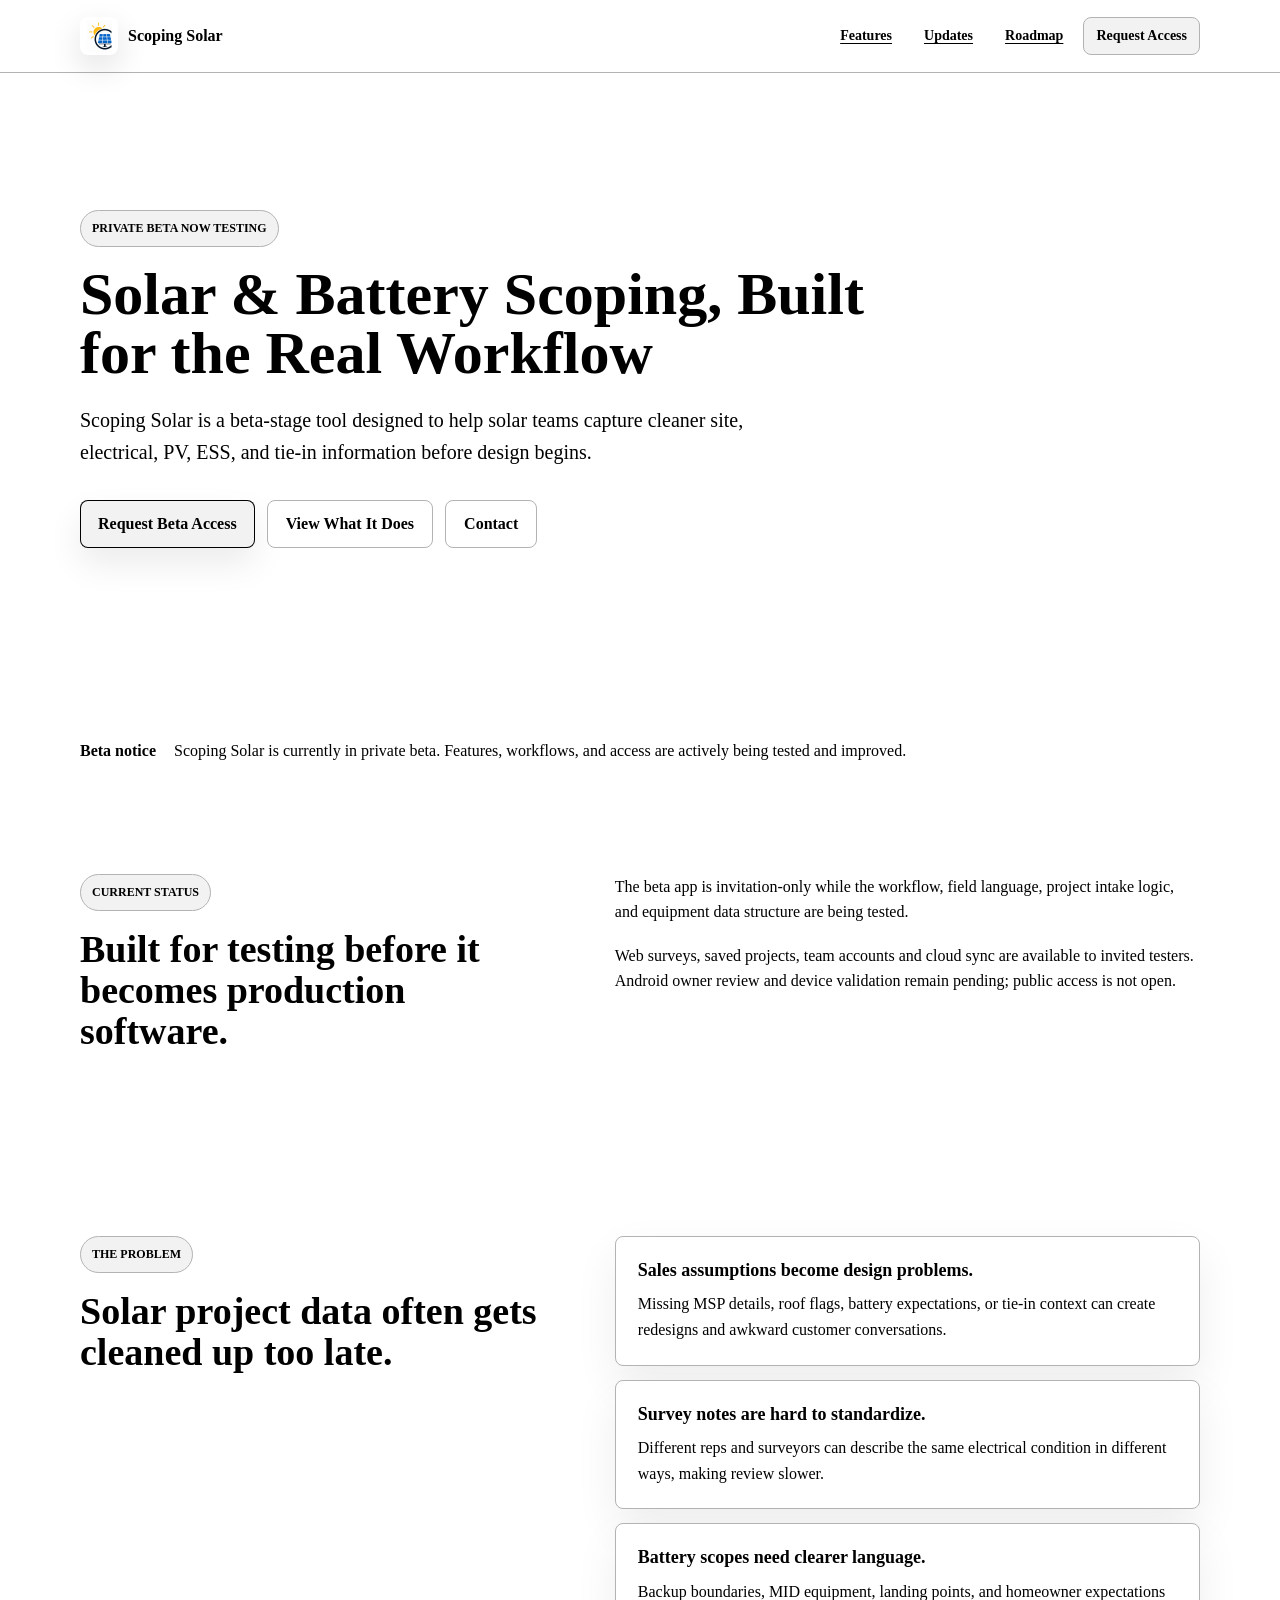
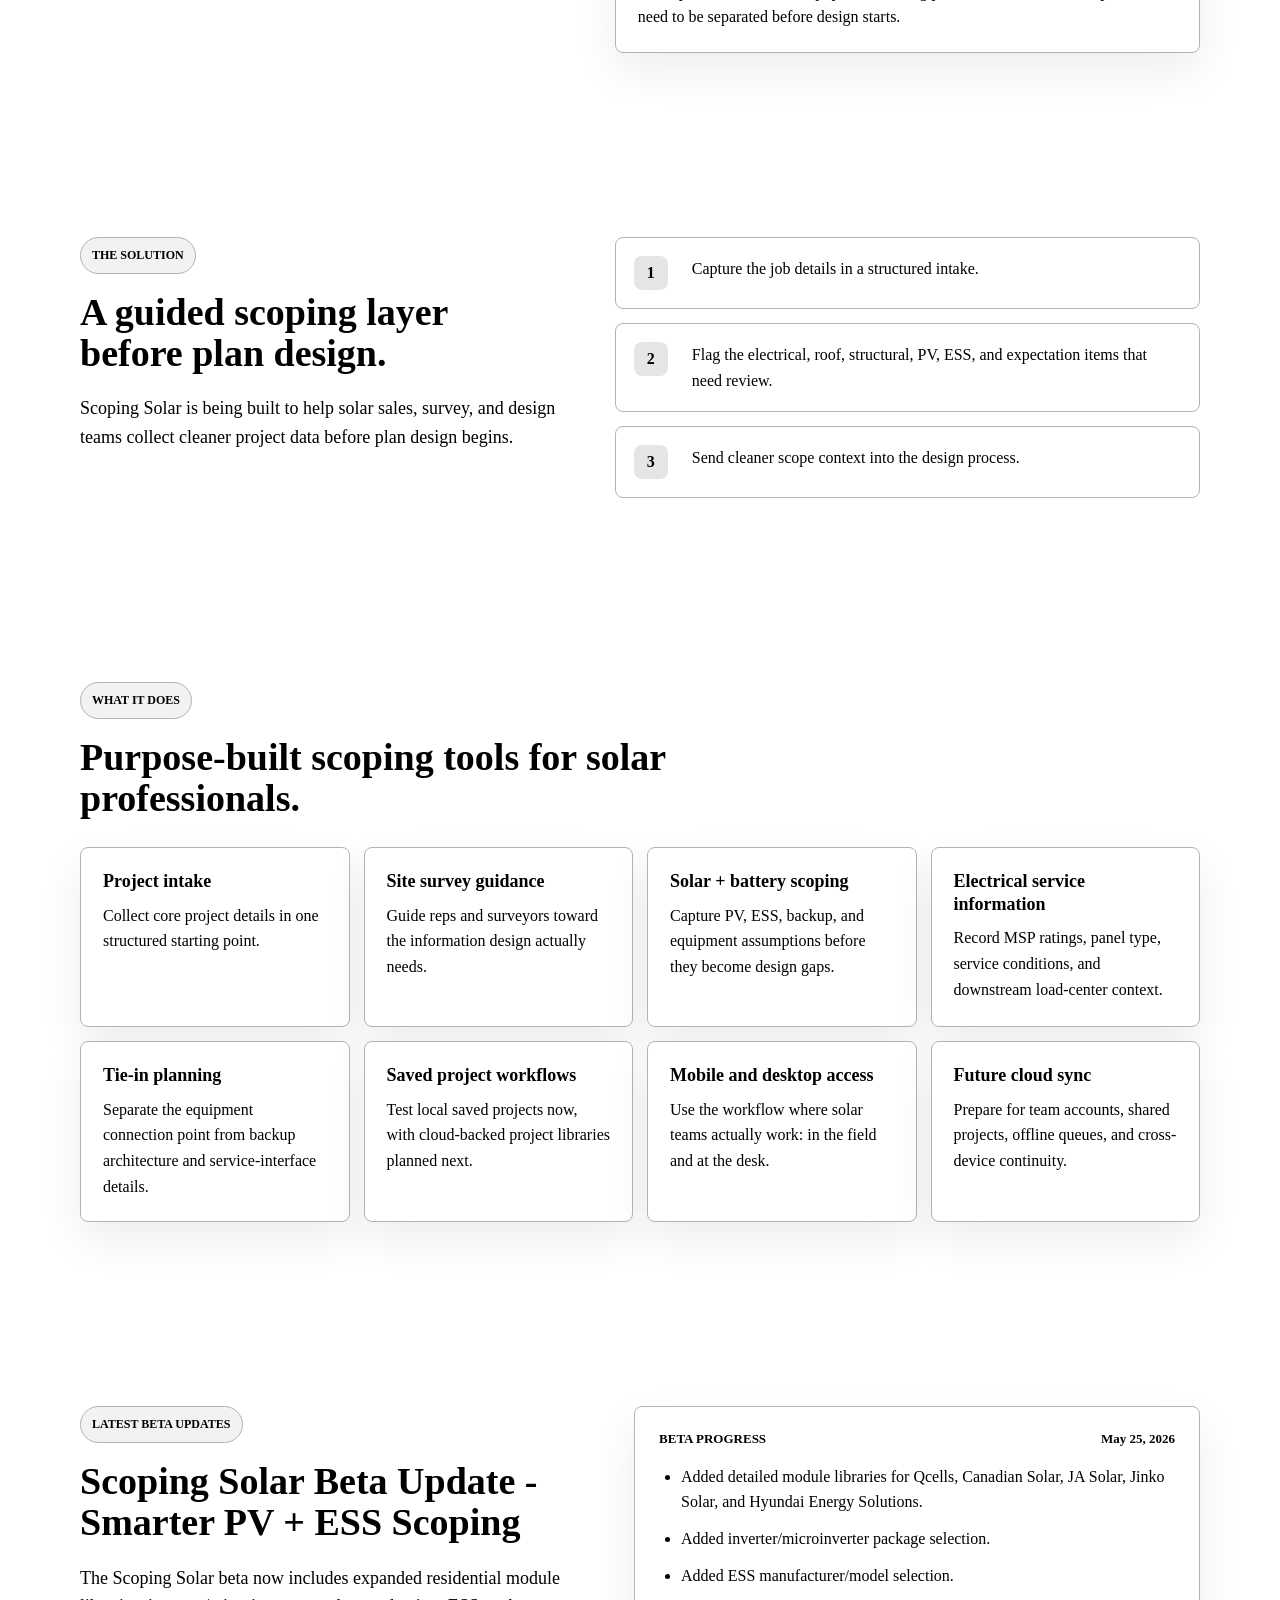
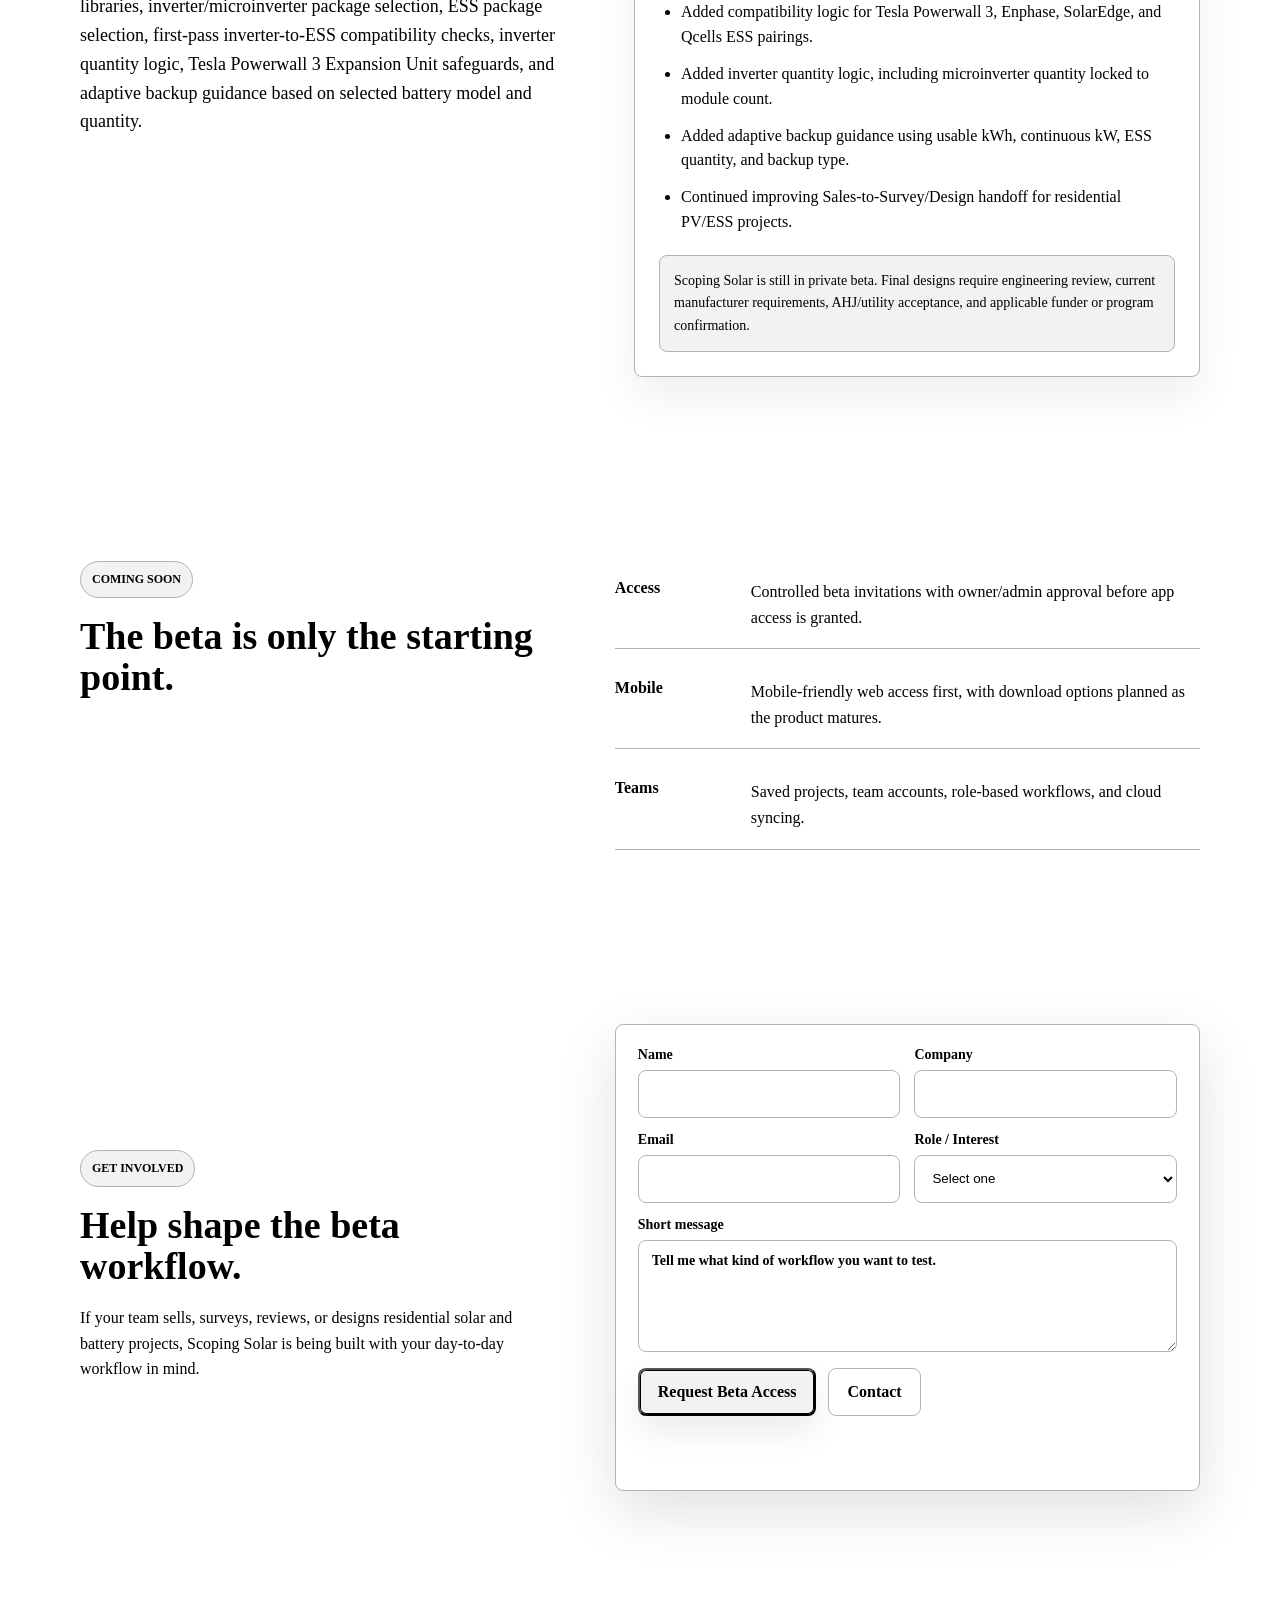
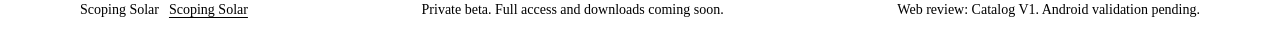
<file: index.html>
<!doctype html>
<html lang="en" class="landing-baseline">
<head>
  <meta charset="UTF-8" />
  <meta name="viewport" content="width=device-width, initial-scale=1.0" />
  <meta name="theme-color" content="#FFFFFF" />
  <meta
    name="description"
    content="Scoping Solar is a beta-stage solar and battery scoping app for cleaner sales, survey, and design project intake."
  />
  <title>Scoping Solar | Solar and Battery Scoping</title>
  <link rel="canonical" href="https://www.scopingsolar.com/" />
  <link rel="icon" href="scoping_solar_icon.png" type="image/png" />
  <link rel="apple-touch-icon" href="scoping_solar_icon.png" />
  <link rel="stylesheet" href="styles.css?v=lp01-white-black-r1" />
</head>
<body>
  <a class="skip-link" href="#main">Skip to content</a>

  <header class="site-header" aria-label="Site header">
    <nav class="nav" aria-label="Primary navigation">
      <a class="brand" href="#top" aria-label="Scoping Solar home">
        <img class="brand-mark" src="scoping_solar_icon.png" alt="" aria-hidden="true" />
        <span>Scoping Solar</span>
      </a>
      <div class="nav-actions">
        <a href="#features">Features</a>
        <a href="#updates">Updates</a>
        <a href="#coming-soon">Roadmap</a>
        <a class="nav-cta" href="#request-access" data-scroll>Request Access</a>
      </div>
    </nav>
  </header>

  <main id="main">
    <section id="top" class="hero" aria-labelledby="hero-title">
      <canvas id="heroCanvas" aria-hidden="true"></canvas>
      <div class="hero-overlay" aria-hidden="true"></div>

      <div class="hero-content">
        <p class="beta-pill">Private beta now testing</p>
        <h1 id="hero-title">Solar &amp; Battery Scoping, Built for the Real Workflow</h1>
        <p class="hero-copy">
          Scoping Solar is a beta-stage tool designed to help solar teams capture cleaner site,
          electrical, PV, ESS, and tie-in information before design begins.
        </p>
        <div class="hero-actions" aria-label="Primary actions">
          <a class="button primary" href="#request-access" data-scroll>Request Beta Access</a>
          <a class="button quiet" href="#features" data-scroll>View What It Does</a>
          <a class="button secondary" href="mailto:BlakeParkison@outlook.com?subject=Scoping%20Solar%20Contact">Contact</a>
        </div>
      </div>
    </section>

    <section class="notice-band" aria-label="Beta notice">
      <div class="section-inner notice-content">
        <strong>Beta notice</strong>
        <p>
          Scoping Solar is currently in private beta. Features, workflows, and access are actively
          being tested and improved.
        </p>
      </div>
    </section>

    <section id="beta" class="section split-section" aria-labelledby="beta-title">
      <div class="section-inner split-grid">
        <div>
          <p class="section-kicker">Current status</p>
          <h2 id="beta-title">Built for testing before it becomes production software.</h2>
        </div>
        <div class="text-stack">
          <p>
            The beta app is invitation-only while the workflow, field language,
            project intake logic, and equipment data structure are being tested.
          </p>
          <p>
            Web surveys, saved projects, team accounts and cloud sync are available to invited testers.
            Android owner review and device validation remain pending; public access is not open.
          </p>
        </div>
      </div>
    </section>

    <section id="problem" class="section problem-section" aria-labelledby="problem-title">
      <div class="section-inner two-column">
        <div>
          <p class="section-kicker">The problem</p>
          <h2 id="problem-title">Solar project data often gets cleaned up too late.</h2>
        </div>
        <div class="panel-list" aria-label="Common workflow problems">
          <div class="info-panel">
            <h3>Sales assumptions become design problems.</h3>
            <p>Missing MSP details, roof flags, battery expectations, or tie-in context can create redesigns and awkward customer conversations.</p>
          </div>
          <div class="info-panel">
            <h3>Survey notes are hard to standardize.</h3>
            <p>Different reps and surveyors can describe the same electrical condition in different ways, making review slower.</p>
          </div>
          <div class="info-panel">
            <h3>Battery scopes need clearer language.</h3>
            <p>Backup boundaries, MID equipment, landing points, and homeowner expectations need to be separated before design starts.</p>
          </div>
        </div>
      </div>
    </section>

    <section id="solution" class="section solution-section" aria-labelledby="solution-title">
      <div class="section-inner solution-layout">
        <div>
          <p class="section-kicker">The solution</p>
          <h2 id="solution-title">A guided scoping layer before plan design.</h2>
          <p class="lead">
            Scoping Solar is being built to help solar sales, survey, and design teams collect cleaner
            project data before plan design begins.
          </p>
        </div>
        <div class="process" aria-label="Workflow overview">
          <div class="process-step">
            <span>1</span>
            <p>Capture the job details in a structured intake.</p>
          </div>
          <div class="process-step">
            <span>2</span>
            <p>Flag the electrical, roof, structural, PV, ESS, and expectation items that need review.</p>
          </div>
          <div class="process-step">
            <span>3</span>
            <p>Send cleaner scope context into the design process.</p>
          </div>
        </div>
      </div>
    </section>

    <section id="features" class="section features-section" aria-labelledby="features-title">
      <div class="section-inner">
        <div class="section-heading">
          <p class="section-kicker">What it does</p>
          <h2 id="features-title">Purpose-built scoping tools for solar professionals.</h2>
        </div>
        <div class="feature-grid">
          <article class="feature-card">
            <h3>Project intake</h3>
            <p>Collect core project details in one structured starting point.</p>
          </article>
          <article class="feature-card">
            <h3>Site survey guidance</h3>
            <p>Guide reps and surveyors toward the information design actually needs.</p>
          </article>
          <article class="feature-card">
            <h3>Solar + battery scoping</h3>
            <p>Capture PV, ESS, backup, and equipment assumptions before they become design gaps.</p>
          </article>
          <article class="feature-card">
            <h3>Electrical service information</h3>
            <p>Record MSP ratings, panel type, service conditions, and downstream load-center context.</p>
          </article>
          <article class="feature-card">
            <h3>Tie-in planning</h3>
            <p>Separate the equipment connection point from backup architecture and service-interface details.</p>
          </article>
          <article class="feature-card">
            <h3>Saved project workflows</h3>
            <p>Test local saved projects now, with cloud-backed project libraries planned next.</p>
          </article>
          <article class="feature-card">
            <h3>Mobile and desktop access</h3>
            <p>Use the workflow where solar teams actually work: in the field and at the desk.</p>
          </article>
          <article class="feature-card">
            <h3>Future cloud sync</h3>
            <p>Prepare for team accounts, shared projects, offline queues, and cross-device continuity.</p>
          </article>
        </div>
      </div>
    </section>

    <section id="updates" class="section updates-section" aria-labelledby="updates-title">
      <div class="section-inner updates-layout">
        <div class="section-heading">
          <p class="section-kicker">Latest beta updates</p>
          <h2 id="updates-title">Scoping Solar Beta Update - Smarter PV + ESS Scoping</h2>
          <p class="lead dark-lead">
            The Scoping Solar beta now includes expanded residential module libraries,
            inverter/microinverter package selection, ESS package selection, first-pass
            inverter-to-ESS compatibility checks, inverter quantity logic, Tesla Powerwall 3
            Expansion Unit safeguards, and adaptive backup guidance based on selected battery
            model and quantity.
          </p>
        </div>
        <article class="update-card">
          <div class="update-card-head">
            <span>Beta progress</span>
            <time datetime="2026-05-25">May 25, 2026</time>
          </div>
          <ul class="update-list">
            <li>Added detailed module libraries for Qcells, Canadian Solar, JA Solar, Jinko Solar, and Hyundai Energy Solutions.</li>
            <li>Added inverter/microinverter package selection.</li>
            <li>Added ESS manufacturer/model selection.</li>
            <li>Added compatibility logic for Tesla Powerwall 3, Enphase, SolarEdge, and Qcells ESS pairings.</li>
            <li>Added inverter quantity logic, including microinverter quantity locked to module count.</li>
            <li>Added adaptive backup guidance using usable kWh, continuous kW, ESS quantity, and backup type.</li>
            <li>Continued improving Sales-to-Survey/Design handoff for residential PV/ESS projects.</li>
          </ul>
          <p class="update-note">
            Scoping Solar is still in private beta. Final designs require engineering review,
            current manufacturer requirements, AHJ/utility acceptance, and applicable funder or
            program confirmation.
          </p>
        </article>
      </div>
    </section>

    <section id="coming-soon" class="section coming-section" aria-labelledby="coming-title">
      <div class="section-inner two-column">
        <div>
          <p class="section-kicker">Coming soon</p>
          <h2 id="coming-title">The beta is only the starting point.</h2>
        </div>
        <div class="roadmap-list">
          <div class="roadmap-item">
            <span>Access</span>
            <p>Controlled beta invitations with owner/admin approval before app access is granted.</p>
          </div>
          <div class="roadmap-item">
            <span>Mobile</span>
            <p>Mobile-friendly web access first, with download options planned as the product matures.</p>
          </div>
          <div class="roadmap-item">
            <span>Teams</span>
            <p>Saved projects, team accounts, role-based workflows, and cloud syncing.</p>
          </div>
        </div>
      </div>
    </section>

    <section id="request-access" class="cta-section" aria-labelledby="cta-title">
      <div class="section-inner cta-layout">
        <div>
          <p class="section-kicker">Get involved</p>
          <h2 id="cta-title">Help shape the beta workflow.</h2>
          <p>
            If your team sells, surveys, reviews, or designs residential solar and battery projects,
            Scoping Solar is being built with your day-to-day workflow in mind.
          </p>
        </div>
        <!-- TODO: Replace this mailto/local placeholder with a secure backend form endpoint and admin approval workflow. -->
        <form id="accessRequestForm" class="access-form" novalidate>
          <label>
            <span>Name</span>
            <input name="name" type="text" autocomplete="name" required />
          </label>
          <label>
            <span>Company</span>
            <input name="company" type="text" autocomplete="organization" required />
          </label>
          <label>
            <span>Email</span>
            <input name="email" type="email" autocomplete="email" required />
          </label>
          <label>
            <span>Role / Interest</span>
            <select name="role" required>
              <option value="">Select one</option>
              <option>Solar sales</option>
              <option>Site survey</option>
              <option>Design / engineering</option>
              <option>Operations / management</option>
              <option>Installer / EPC</option>
              <option>Other</option>
            </select>
          </label>
          <label class="full">
            <span>Short message</span>
            <textarea name="message" rows="4" placeholder="Tell me what kind of workflow you want to test."></textarea>
          </label>
          <div class="form-actions">
            <button class="button primary" type="submit">Request Beta Access</button>
            <a class="button secondary" href="mailto:BlakeParkison@outlook.com?subject=Scoping%20Solar%20Contact">Contact</a>
          </div>
          <p id="accessFormStatus" class="form-status" role="status" aria-live="polite"></p>
        </form>
      </div>
    </section>
  </main>

  <footer class="footer">
    <div class="section-inner footer-content">
      <p class="footer-brand-links">
        <span>Scoping Solar</span>
        <a
          class="private-beta-footer-link"
          href="/start-free-trial"
          aria-label="Open private Scoping Solar beta signup"
        >Scoping Solar</a>
      </p>
      <p>Private beta. Full access and downloads coming soon.</p>
      <p>Web review: Catalog V1. Android validation pending.</p>
    </div>
  </footer>

  <script src="app.js?v=0.12.0-cross-device-confirmation-r2"></script>
</body>
</html>
</file>
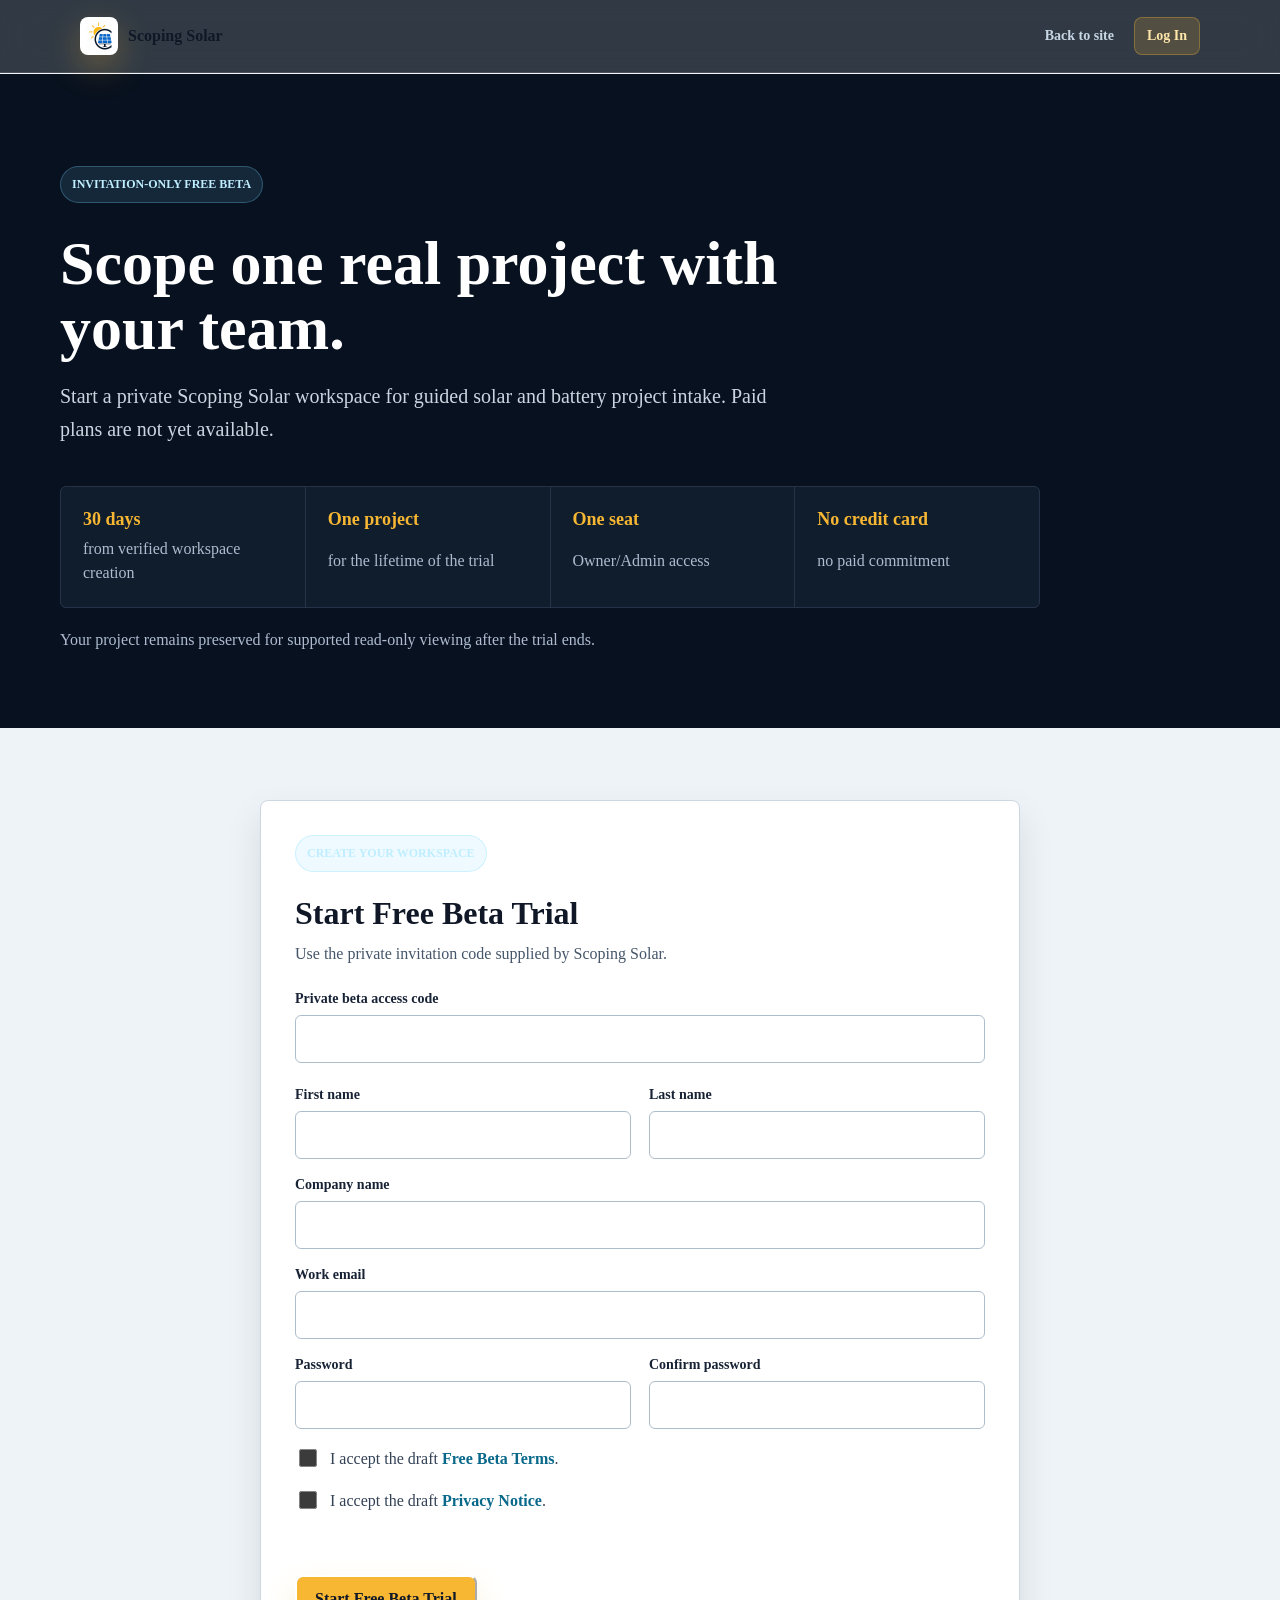
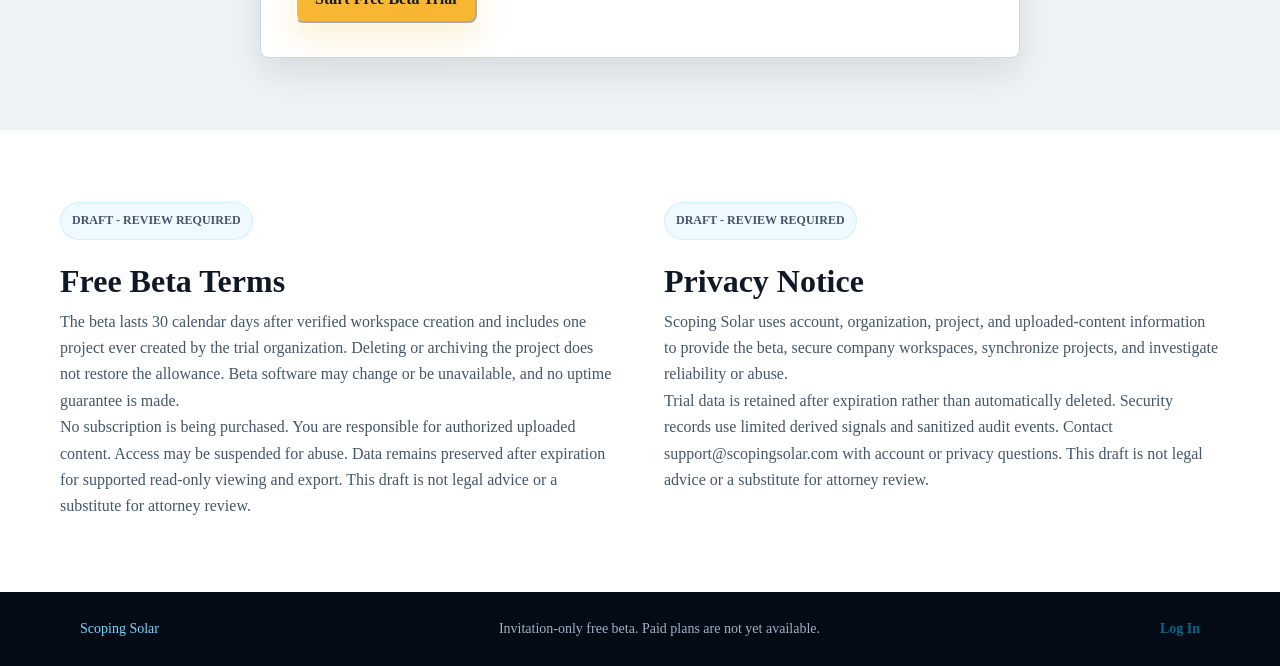
<file: start-free-trial/index.html>
<!doctype html>
<html lang="en">
<head>
  <meta charset="UTF-8" />
  <meta name="viewport" content="width=device-width, initial-scale=1.0" />
  <meta name="theme-color" content="#08111f" />
  <meta name="description" content="Start a private Scoping Solar free beta workspace." />
  <title>Start Free Beta Trial | Scoping Solar</title>
  <link rel="canonical" href="https://www.scopingsolar.com/start-free-trial" />
  <link rel="icon" href="/scoping_solar_icon.png" type="image/png" />
  <link rel="apple-touch-icon" href="/scoping_solar_icon.png" />
  <link rel="stylesheet" href="/styles.css?v=0.12.0-cross-device-confirmation-r2" />
  <link rel="stylesheet" href="/private-beta.css?v=0.12.0-cross-device-confirmation-r2" />
</head>
<body class="private-beta-page">
  <a class="skip-link" href="#main">Skip to signup</a>

  <header class="site-header" aria-label="Site header">
    <nav class="nav" aria-label="Private beta navigation">
      <a class="brand" href="/" aria-label="Scoping Solar home">
        <img class="brand-mark" src="/scoping_solar_icon.png" alt="" aria-hidden="true" />
        <span>Scoping Solar</span>
      </a>
      <div class="nav-actions beta-nav-actions">
        <a href="/">Back to site</a>
        <a class="nav-cta" href="https://app.scopingsolar.com">Log In</a>
      </div>
    </nav>
  </header>

  <main id="main" class="private-beta-main">
    <section class="private-beta-intro" aria-labelledby="private-beta-title">
      <p class="section-kicker">Invitation-only free beta</p>
      <h1 id="private-beta-title">Scope one real project with your team.</h1>
      <p class="private-beta-lead">
        Start a private Scoping Solar workspace for guided solar and battery project intake.
        Paid plans are not yet available.
      </p>
      <ul class="private-beta-facts" aria-label="Free beta summary">
        <li><strong>30 days</strong><span>from verified workspace creation</span></li>
        <li><strong>One project</strong><span>for the lifetime of the trial</span></li>
        <li><strong>One seat</strong><span>Owner/Admin access</span></li>
        <li><strong>No credit card</strong><span>no paid commitment</span></li>
      </ul>
      <p class="private-beta-retention">Your project remains preserved for supported read-only viewing after the trial ends.</p>
    </section>

    <section class="private-beta-form-band" aria-labelledby="signup-form-title">
      <form id="privateBetaSignupForm" class="private-beta-form" novalidate>
        <div class="private-beta-form-heading">
          <p class="section-kicker">Create your workspace</p>
          <h2 id="signup-form-title">Start Free Beta Trial</h2>
          <p>Use the private invitation code supplied by Scoping Solar.</p>
        </div>

        <div class="private-beta-field full-field">
          <label for="privateBetaAccessCode">Private beta access code</label>
          <input
            id="privateBetaAccessCode"
            name="privateBetaAccessCode"
            type="password"
            autocomplete="off"
            autocapitalize="none"
            spellcheck="false"
            maxlength="128"
            data-1p-ignore="true"
            data-lpignore="true"
            required
          />
        </div>

        <div class="private-beta-form-grid">
          <div class="private-beta-field">
            <label for="firstName">First name</label>
            <input id="firstName" name="firstName" type="text" autocomplete="given-name" maxlength="80" required />
          </div>
          <div class="private-beta-field">
            <label for="lastName">Last name</label>
            <input id="lastName" name="lastName" type="text" autocomplete="family-name" maxlength="80" required />
          </div>
          <div class="private-beta-field full-field">
            <label for="companyName">Company name</label>
            <input id="companyName" name="companyName" type="text" autocomplete="organization" maxlength="120" required />
          </div>
          <div class="private-beta-field full-field">
            <label for="workEmail">Work email</label>
            <input id="workEmail" name="email" type="email" autocomplete="email" required />
          </div>
          <div class="private-beta-field">
            <label for="newPassword">Password</label>
            <input id="newPassword" name="password" type="password" autocomplete="new-password" minlength="8" maxlength="128" required />
          </div>
          <div class="private-beta-field">
            <label for="confirmPassword">Confirm password</label>
            <input id="confirmPassword" name="confirmPassword" type="password" autocomplete="new-password" minlength="8" maxlength="128" required />
          </div>
        </div>

        <label class="private-beta-consent">
          <input id="termsAccepted" name="termsAccepted" type="checkbox" required />
          <span>I accept the draft <a href="#beta-terms">Free Beta Terms</a>.</span>
        </label>
        <label class="private-beta-consent">
          <input id="privacyAccepted" name="privacyAccepted" type="checkbox" required />
          <span>I accept the draft <a href="#privacy-notice">Privacy Notice</a>.</span>
        </label>

        <p id="privateBetaStatus" class="private-beta-status" role="status" aria-live="polite"></p>
        <div class="private-beta-actions">
          <button id="privateBetaSubmit" class="button primary" type="submit">Start Free Beta Trial</button>
          <a class="button secondary" href="https://app.scopingsolar.com">Already have an account? Log In</a>
        </div>
      </form>

      <section id="privateBetaVerification" class="private-beta-verification" aria-labelledby="verification-title" hidden>
        <p class="section-kicker">Verify your email</p>
        <h2 id="verification-title">Check your inbox.</h2>
        <p>
          Open the new Scoping Solar verification email on any device or supported browser. On the
          protected confirmation page, choose <strong>Confirm email and continue</strong> to finish your workspace.
        </p>
        <p>The trial begins only after verification and workspace creation succeed. If the confirmation browser cannot sign you in automatically, log in normally with the account you created.</p>
        <a class="button secondary" href="https://app.scopingsolar.com">Return to Log In</a>
      </section>
    </section>

    <section class="private-beta-legal-band" aria-label="Draft beta terms and privacy notice">
      <article id="beta-terms">
        <p class="section-kicker">Draft - review required</p>
        <h2>Free Beta Terms</h2>
        <p>
          The beta lasts 30 calendar days after verified workspace creation and includes one project
          ever created by the trial organization. Deleting or archiving the project does not restore
          the allowance. Beta software may change or be unavailable, and no uptime guarantee is made.
        </p>
        <p>
          No subscription is being purchased. You are responsible for authorized uploaded content.
          Access may be suspended for abuse. Data remains preserved after expiration for supported
          read-only viewing and export. This draft is not legal advice or a substitute for attorney review.
        </p>
      </article>
      <article id="privacy-notice">
        <p class="section-kicker">Draft - review required</p>
        <h2>Privacy Notice</h2>
        <p>
          Scoping Solar uses account, organization, project, and uploaded-content information to provide
          the beta, secure company workspaces, synchronize projects, and investigate reliability or abuse.
        </p>
        <p>
          Trial data is retained after expiration rather than automatically deleted. Security records use
          limited derived signals and sanitized audit events. Contact support@scopingsolar.com with account
          or privacy questions. This draft is not legal advice or a substitute for attorney review.
        </p>
      </article>
    </section>
  </main>

  <footer class="footer">
    <div class="section-inner footer-content">
      <p class="footer-brand-links"><span>Scoping Solar</span></p>
      <p>Invitation-only free beta. Paid plans are not yet available.</p>
      <p><a class="private-beta-login-link" href="https://app.scopingsolar.com">Log In</a></p>
    </div>
  </footer>

  <script src="/private-beta.v0.12.0-r2.js?v=0.12.0-cross-device-confirmation-r2" defer></script>
</body>
</html>
</file>
<file: styles.css>
:root {
  color-scheme: dark;
  --ink: #07101d;
  --navy: #0b1b2e;
  --panel: #10233a;
  --panel-soft: #f7fafc;
  --line: rgba(255, 255, 255, 0.16);
  --line-dark: rgba(9, 23, 39, 0.12);
  --text: #f8fafc;
  --soft: #c8d7e5;
  --muted: #5f7186;
  --solar: #f7b733;
  --cyan: #75d7ff;
  --green: #42d392;
  --white: #ffffff;
  --shadow: 0 20px 60px rgba(0, 0, 0, 0.28);
  --max: 1120px;
  --radius: 8px;
}

* {
  box-sizing: border-box;
}

html {
  scroll-behavior: smooth;
}

body {
  margin: 0;
  background: var(--ink);
  color: var(--text);
  font-family: Inter, ui-sans-serif, system-ui, -apple-system, BlinkMacSystemFont, "Segoe UI", sans-serif;
}

body,
button,
input,
textarea {
  font: inherit;
}

a {
  color: inherit;
  text-decoration: none;
}

p,
h1,
h2,
h3 {
  margin: 0;
}

p {
  line-height: 1.6;
}

.skip-link {
  position: absolute;
  left: 16px;
  top: -80px;
  z-index: 100;
  border-radius: var(--radius);
  background: var(--solar);
  color: #111827;
  padding: 10px 14px;
  font-weight: 800;
}

.skip-link:focus {
  top: 12px;
}

.site-header {
  position: fixed;
  inset: 0 0 auto;
  z-index: 30;
  border-bottom: 1px solid rgba(255, 255, 255, 0.12);
  background: rgba(7, 16, 29, 0.82);
  backdrop-filter: blur(16px);
}

.nav {
  display: flex;
  align-items: center;
  justify-content: space-between;
  gap: 18px;
  width: min(var(--max), calc(100% - 32px));
  min-height: 72px;
  margin: 0 auto;
}

.brand {
  display: inline-flex;
  align-items: center;
  gap: 10px;
  min-width: 0;
  font-weight: 900;
}

.brand-mark {
  width: 38px;
  height: 38px;
  border-radius: var(--radius);
  object-fit: contain;
  background: var(--white);
  padding: 3px;
  box-shadow: 0 12px 32px rgba(247, 183, 51, 0.28);
}

.nav-actions {
  display: flex;
  align-items: center;
  justify-content: flex-end;
  gap: 8px;
  font-size: 14px;
  font-weight: 800;
}

.nav-actions a {
  border-radius: var(--radius);
  padding: 10px 12px;
  color: var(--soft);
}

.nav-actions a:hover,
.nav-actions a:focus-visible {
  background: rgba(255, 255, 255, 0.08);
  color: var(--white);
  outline: none;
}

.nav-actions .nav-cta {
  background: rgba(247, 183, 51, 0.16);
  color: #ffe7aa;
  border: 1px solid rgba(247, 183, 51, 0.32);
}

.hero {
  position: relative;
  display: grid;
  align-items: center;
  min-height: 720px;
  overflow: hidden;
  padding: 124px 0 86px;
  background: #07101d;
}

#heroCanvas,
.hero-overlay {
  position: absolute;
  inset: 0;
  width: 100%;
  height: 100%;
}

#heroCanvas {
  opacity: 0.9;
}

.hero-overlay {
  background:
    linear-gradient(90deg, rgba(7, 16, 29, 0.94) 0%, rgba(7, 16, 29, 0.78) 46%, rgba(7, 16, 29, 0.42) 100%),
    linear-gradient(180deg, rgba(7, 16, 29, 0.2) 0%, rgba(7, 16, 29, 0.92) 100%);
}

.hero-content {
  position: relative;
  z-index: 2;
  width: min(var(--max), calc(100% - 32px));
  margin: 0 auto;
}

.beta-pill,
.section-kicker {
  display: inline-flex;
  align-items: center;
  border-radius: 999px;
  margin-bottom: 18px;
  padding: 8px 11px;
  background: rgba(117, 215, 255, 0.12);
  border: 1px solid rgba(117, 215, 255, 0.28);
  color: #bfeeff;
  font-size: 12px;
  font-weight: 900;
  text-transform: uppercase;
  letter-spacing: 0;
}

h1 {
  max-width: 830px;
  font-size: 60px;
  line-height: 0.98;
  letter-spacing: 0;
}

.hero-copy {
  max-width: 720px;
  margin-top: 22px;
  color: var(--soft);
  font-size: 20px;
}

.hero-actions,
.cta-actions {
  display: flex;
  flex-wrap: wrap;
  gap: 12px;
  margin-top: 32px;
}

.button {
  display: inline-flex;
  align-items: center;
  justify-content: center;
  min-height: 48px;
  border-radius: var(--radius);
  padding: 13px 18px;
  font-weight: 900;
  text-align: center;
  transition: transform 160ms ease, background 160ms ease, border-color 160ms ease;
}

.button:hover,
.button:focus-visible {
  transform: translateY(-1px);
  outline: none;
}

.button.primary {
  background: var(--solar);
  color: #111827;
  box-shadow: 0 16px 34px rgba(247, 183, 51, 0.2);
}

.button.secondary {
  border: 1px solid rgba(255, 255, 255, 0.28);
  background: rgba(255, 255, 255, 0.08);
  color: var(--white);
}

.button.quiet {
  color: #d6f3ff;
  background: rgba(117, 215, 255, 0.1);
  border: 1px solid rgba(117, 215, 255, 0.2);
}

.notice-band {
  background: #f6f0df;
  color: #1f2937;
}

.section-inner {
  width: min(var(--max), calc(100% - 32px));
  margin: 0 auto;
}

.notice-content {
  display: flex;
  align-items: center;
  gap: 18px;
  padding: 18px 0;
}

.notice-content strong {
  flex: 0 0 auto;
  color: #7c4a03;
}

.notice-content p {
  color: #3f4753;
}

.section {
  padding: 92px 0;
}

.split-section,
.solution-section,
.coming-section {
  background: var(--navy);
}

.problem-section,
.features-section,
.updates-section {
  background: #f8fafc;
  color: #111827;
}

.split-grid,
.two-column,
.solution-layout,
.cta-layout {
  display: grid;
  grid-template-columns: minmax(0, 0.9fr) minmax(0, 1.1fr);
  gap: 56px;
  align-items: start;
}

h2 {
  max-width: 680px;
  font-size: 38px;
  line-height: 1.08;
  letter-spacing: 0;
}

h3 {
  font-size: 18px;
  line-height: 1.25;
  letter-spacing: 0;
}

.text-stack {
  display: grid;
  gap: 18px;
  color: var(--soft);
}

.problem-section .section-kicker,
.features-section .section-kicker,
.updates-section .section-kicker {
  background: rgba(11, 27, 46, 0.08);
  border-color: rgba(11, 27, 46, 0.12);
  color: #0b355d;
}

.panel-list {
  display: grid;
  gap: 14px;
}

.info-panel,
.feature-card {
  border-radius: var(--radius);
  border: 1px solid var(--line-dark);
  background: var(--white);
  box-shadow: 0 18px 44px rgba(15, 23, 42, 0.07);
}

.info-panel {
  padding: 22px;
}

.info-panel p,
.feature-card p {
  margin-top: 10px;
  color: #4b5c70;
}

.lead {
  margin-top: 20px;
  color: var(--soft);
  font-size: 18px;
}

.process {
  display: grid;
  gap: 14px;
}

.process-step {
  display: grid;
  grid-template-columns: 44px 1fr;
  gap: 14px;
  align-items: start;
  border-radius: var(--radius);
  border: 1px solid var(--line);
  background: rgba(255, 255, 255, 0.06);
  padding: 18px;
}

.process-step span {
  display: grid;
  place-items: center;
  width: 34px;
  height: 34px;
  border-radius: var(--radius);
  background: var(--green);
  color: #08111f;
  font-weight: 900;
}

.process-step p {
  color: var(--soft);
}

.section-heading {
  max-width: 720px;
  margin-bottom: 28px;
}

.feature-grid {
  display: grid;
  grid-template-columns: repeat(4, minmax(0, 1fr));
  gap: 14px;
}

.feature-card {
  min-height: 180px;
  padding: 22px;
}

.updates-layout {
  display: grid;
  grid-template-columns: minmax(0, 0.95fr) minmax(0, 1.05fr);
  gap: 42px;
  align-items: start;
}

.dark-lead {
  color: #4b5c70;
}

.update-card {
  border-radius: var(--radius);
  border: 1px solid var(--line-dark);
  background: var(--white);
  padding: 24px;
  box-shadow: 0 18px 44px rgba(15, 23, 42, 0.08);
}

.update-card-head {
  display: flex;
  align-items: center;
  justify-content: space-between;
  gap: 16px;
  margin-bottom: 18px;
  color: #0b355d;
  font-size: 13px;
  font-weight: 900;
  text-transform: uppercase;
}

.update-card-head time {
  color: var(--muted);
  font-weight: 800;
  text-transform: none;
}

.update-list {
  display: grid;
  gap: 12px;
  margin: 0;
  padding-left: 22px;
  color: #334155;
  line-height: 1.55;
}

.update-list li::marker {
  color: var(--solar);
}

.update-note {
  margin-top: 20px;
  border-radius: var(--radius);
  border: 1px solid rgba(11, 53, 93, 0.14);
  background: #edf6ff;
  color: #31455c;
  padding: 14px;
  font-size: 14px;
}

.roadmap-list {
  display: grid;
  gap: 12px;
}

.roadmap-item {
  display: grid;
  grid-template-columns: 120px 1fr;
  gap: 16px;
  padding: 18px 0;
  border-bottom: 1px solid var(--line);
}

.roadmap-item span {
  color: var(--solar);
  font-weight: 900;
}

.roadmap-item p {
  color: var(--soft);
}

.cta-section {
  background: #12365a;
  color: var(--text);
  padding: 82px 0;
}

.cta-layout {
  align-items: center;
}

.cta-layout p {
  margin-top: 18px;
  color: #d8e7f5;
}

.cta-actions {
  justify-content: flex-end;
  margin-top: 0;
}

.access-form {
  display: grid;
  grid-template-columns: repeat(2, minmax(0, 1fr));
  gap: 14px;
  border-radius: var(--radius);
  border: 1px solid rgba(255, 255, 255, 0.16);
  background: rgba(255, 255, 255, 0.08);
  padding: 22px;
  box-shadow: var(--shadow);
}

.access-form label {
  display: grid;
  gap: 7px;
  color: #eef6ff;
  font-size: 14px;
  font-weight: 900;
}

.access-form .full,
.form-actions,
.form-status {
  grid-column: 1 / -1;
}

.access-form input,
.access-form select,
.access-form textarea {
  width: 100%;
  min-height: 48px;
  border: 1px solid rgba(255, 255, 255, 0.22);
  border-radius: var(--radius);
  background: rgba(7, 16, 29, 0.82);
  color: var(--white);
  padding: 12px 13px;
  outline: none;
}

.access-form textarea {
  min-height: 112px;
  resize: vertical;
}

.access-form input:focus,
.access-form select:focus,
.access-form textarea:focus {
  border-color: var(--solar);
  box-shadow: 0 0 0 3px rgba(247, 183, 51, 0.18);
}

.access-form select option {
  color: #111827;
}

.form-actions {
  display: flex;
  flex-wrap: wrap;
  gap: 12px;
  margin-top: 2px;
}

.form-status {
  min-height: 20px;
  color: #d8e7f5;
  font-size: 14px;
}

.footer {
  background: #050b14;
  color: #9fb2c4;
  padding: 26px 0;
}

.footer-content {
  display: flex;
  justify-content: space-between;
  gap: 18px;
  font-size: 14px;
}

.footer-brand-links {
  display: inline-flex;
  align-items: center;
  gap: 10px;
  margin: 0;
}

.footer-brand-links > span {
  color: #75d7ff;
}

.private-beta-footer-link {
  color: #07101d;
  text-decoration: none;
  border-radius: 3px;
  outline: none;
  transition: color 160ms ease, background-color 160ms ease, box-shadow 160ms ease;
}

.private-beta-footer-link:hover {
  color: #9fb2c4;
}

.private-beta-footer-link:focus-visible {
  color: #d8e7f5;
  background: #101d2d;
  box-shadow: 0 0 0 3px rgba(117, 215, 255, 0.52);
}

@media (max-width: 900px) {
  .nav {
    min-height: 66px;
  }

  .nav-actions a:not(.nav-cta) {
    display: none;
  }

  .hero {
    min-height: 660px;
    padding-top: 112px;
  }

  h1 {
    font-size: 44px;
  }

  .hero-copy {
    font-size: 18px;
  }

  .split-grid,
  .two-column,
  .solution-layout,
  .cta-layout,
  .updates-layout {
    grid-template-columns: 1fr;
    gap: 28px;
  }

  .feature-grid {
    grid-template-columns: repeat(2, minmax(0, 1fr));
  }

  .cta-actions {
    justify-content: flex-start;
  }

  .access-form {
    grid-template-columns: 1fr;
  }
}

@media (max-width: 640px) {
  .brand span:last-child {
    max-width: 132px;
    overflow: hidden;
    text-overflow: ellipsis;
    white-space: nowrap;
  }

  .nav-actions .nav-cta {
    padding: 9px 10px;
    font-size: 13px;
  }

  .hero {
    min-height: 620px;
  }

  .hero-overlay {
    background:
      linear-gradient(180deg, rgba(7, 16, 29, 0.94) 0%, rgba(7, 16, 29, 0.76) 58%, rgba(7, 16, 29, 0.96) 100%);
  }

  h1 {
    font-size: 36px;
  }

  h2 {
    font-size: 30px;
  }

  .hero-actions,
  .cta-actions {
    display: grid;
    grid-template-columns: 1fr;
  }

  .button {
    width: 100%;
  }

  .notice-content,
  .footer-content {
    align-items: flex-start;
    flex-direction: column;
  }

  .section {
    padding: 68px 0;
  }

  .feature-grid {
    grid-template-columns: 1fr;
  }

  .roadmap-item {
    grid-template-columns: 1fr;
    gap: 6px;
  }

  .update-card {
    padding: 20px;
  }

  .update-card-head {
    align-items: flex-start;
    flex-direction: column;
    gap: 6px;
  }
}

@media (prefers-reduced-motion: reduce) {
  html {
    scroll-behavior: auto;
  }

  .button {
    transition: none;
  }
}

/* LP-01 is homepage-only; the signup route keeps its existing palette. */
:root.landing-baseline {
  color-scheme: light;
  --ink: #ffffff;
  --navy: #ffffff;
  --panel: #ffffff;
  --panel-soft: #ffffff;
  --text: #000000;
  --soft: #000000;
  --muted: #000000;
  --solar: #000000;
  --cyan: #000000;
  --green: #e5e5e5;
  --line: #b3b3b3;
  --line-dark: #b3b3b3;
  --control: #f2f2f2;
  --control-hover: #e5e5e5;
  --control-active: #d6d6d6;
  --shadow: 0 20px 60px rgba(0, 0, 0, 0.12);
}

.landing-baseline .site-header {
  background: rgba(255, 255, 255, 0.94);
  border-bottom-color: var(--line);
}

.landing-baseline .hero,
.landing-baseline .hero-overlay,
.landing-baseline .notice-band,
.landing-baseline .problem-section,
.landing-baseline .features-section,
.landing-baseline .updates-section,
.landing-baseline .cta-section,
.landing-baseline .footer {
  background: var(--white);
  color: var(--text);
}

.landing-baseline #heroCanvas {
  visibility: hidden;
}

.landing-baseline .brand-mark {
  box-shadow: 0 12px 32px rgba(0, 0, 0, 0.12);
}

.landing-baseline .beta-pill,
.landing-baseline .section-kicker,
.landing-baseline .nav-actions .nav-cta,
.landing-baseline .update-note {
  background: var(--control);
  border-color: var(--line);
  color: var(--text);
}

.landing-baseline .notice-content strong,
.landing-baseline .notice-content p,
.landing-baseline .info-panel p,
.landing-baseline .feature-card p,
.landing-baseline .dark-lead,
.landing-baseline .update-card-head,
.landing-baseline .update-list,
.landing-baseline .process-step span,
.landing-baseline .cta-layout p,
.landing-baseline .access-form label,
.landing-baseline .footer-brand-links > span,
.landing-baseline .private-beta-footer-link,
.landing-baseline .access-form select option {
  color: var(--text);
}

.landing-baseline .info-panel,
.landing-baseline .feature-card,
.landing-baseline .update-card {
  box-shadow: 0 18px 44px rgba(0, 0, 0, 0.07);
}

.landing-baseline .button.primary {
  background: var(--control);
  color: var(--text);
  box-shadow: inset 0 0 0 1px var(--text), 0 16px 34px rgba(0, 0, 0, 0.08);
}

.landing-baseline .button.secondary,
.landing-baseline .button.quiet {
  background: var(--white);
  color: var(--text);
  border-color: var(--line);
}

.landing-baseline .access-form,
.landing-baseline .access-form input,
.landing-baseline .access-form select,
.landing-baseline .access-form textarea {
  background: var(--white);
  border-color: var(--line);
  color: var(--text);
}

.landing-baseline .access-form input::placeholder,
.landing-baseline .access-form textarea::placeholder {
  color: var(--text);
  opacity: 1;
}

.landing-baseline a:not(.button):not(.brand):not(.nav-cta) {
  text-decoration: underline;
  text-underline-offset: 0.18em;
}

.landing-baseline .button:hover,
.landing-baseline .nav-actions a:hover,
.landing-baseline .private-beta-footer-link:hover {
  background: var(--control-hover);
  color: var(--text);
}

.landing-baseline .button:active,
.landing-baseline .nav-actions a:active {
  background: var(--control-active);
  color: var(--text);
}

.landing-baseline a:focus-visible,
.landing-baseline button:focus-visible,
.landing-baseline input:focus-visible,
.landing-baseline select:focus-visible,
.landing-baseline textarea:focus-visible {
  outline: 2px solid var(--text);
  outline-offset: 3px;
  color: var(--text);
}

.landing-baseline .private-beta-footer-link:focus-visible,
.landing-baseline .nav-actions a:focus-visible {
  background: var(--control-hover);
  box-shadow: 0 0 0 3px var(--control-active);
}

.landing-baseline .access-form input:focus,
.landing-baseline .access-form select:focus,
.landing-baseline .access-form textarea:focus {
  border-color: var(--text);
  box-shadow: 0 0 0 3px var(--control-active);
}

.landing-baseline .button:disabled,
.landing-baseline .access-form input:disabled,
.landing-baseline .access-form select:disabled,
.landing-baseline .access-form textarea:disabled {
  background: var(--control-active);
  color: var(--text);
  box-shadow: none;
  cursor: not-allowed;
  transform: none;
}

.landing-baseline .skip-link {
  background: var(--control);
  color: var(--text);
}
</file>
<file: private-beta.css>
.private-beta-page {
  background: #f4f7fa;
  color: #101827;
}

.private-beta-main {
  padding-top: 74px;
}

.private-beta-intro {
  min-height: 500px;
  padding: 92px max(24px, calc((100% - 1160px) / 2)) 76px;
  background: #08111f;
  color: #ffffff;
}

.private-beta-intro h1 {
  max-width: 780px;
  margin: 10px 0 20px;
  font-size: 62px;
  line-height: 1.04;
  letter-spacing: 0;
}

.private-beta-lead {
  max-width: 720px;
  color: #cbd5e1;
  font-size: 20px;
  line-height: 1.65;
}

.private-beta-facts {
  display: grid;
  grid-template-columns: repeat(4, minmax(0, 1fr));
  gap: 1px;
  max-width: 980px;
  margin: 40px 0 0;
  padding: 0;
  list-style: none;
  background: #263247;
  border: 1px solid #263247;
  border-radius: 6px;
  overflow: hidden;
}

.private-beta-facts li {
  display: grid;
  gap: 7px;
  min-height: 112px;
  padding: 22px;
  background: #101d2d;
}

.private-beta-facts strong {
  color: #f7b733;
  font-size: 18px;
}

.private-beta-facts span,
.private-beta-retention {
  color: #aebbd0;
  line-height: 1.5;
}

.private-beta-retention {
  max-width: 760px;
  margin: 20px 0 0;
}

.private-beta-form-band {
  display: grid;
  grid-template-columns: minmax(0, 760px);
  justify-content: center;
  padding: 72px 24px;
  background: #eef3f7;
}

.private-beta-form,
.private-beta-verification {
  padding: 34px;
  border: 1px solid #ccd7e2;
  border-radius: 8px;
  background: #ffffff;
  box-shadow: 0 16px 36px rgba(8, 17, 31, 0.1);
}

.private-beta-form-heading h2,
.private-beta-verification h2,
.private-beta-legal-band h2 {
  margin: 6px 0 10px;
  color: #101827;
  font-size: 32px;
  letter-spacing: 0;
}

.private-beta-form-heading > p:last-child,
.private-beta-verification p,
.private-beta-legal-band p {
  color: #45566a;
  line-height: 1.65;
}

.private-beta-form-grid {
  display: grid;
  grid-template-columns: repeat(2, minmax(0, 1fr));
  gap: 18px;
  margin-top: 24px;
}

.private-beta-field {
  display: grid;
  gap: 8px;
}

.private-beta-field.full-field {
  grid-column: 1 / -1;
}

.private-beta-field > label {
  color: #172235;
  font-size: 14px;
  font-weight: 700;
}

.private-beta-field > input {
  width: 100%;
  min-height: 48px;
  border: 1px solid #aebdcb;
  border-radius: 6px;
  background: #ffffff;
  color: #101827;
  padding: 11px 12px;
  font: inherit;
  outline: none;
}

.private-beta-field > input:focus {
  border-color: #0a6f92;
  box-shadow: 0 0 0 3px rgba(10, 111, 146, 0.18);
}

.private-beta-form > .full-field {
  margin-top: 24px;
}

.private-beta-consent {
  display: flex;
  align-items: flex-start;
  gap: 10px;
  margin-top: 18px;
  color: #334155;
  line-height: 1.5;
}

.private-beta-consent input {
  width: 18px;
  height: 18px;
  margin-top: 2px;
}

.private-beta-consent a,
.private-beta-login-link {
  color: #08688a;
  font-weight: 700;
}

.private-beta-status {
  min-height: 24px;
  margin: 20px 0 0;
  color: #8a4b00;
  font-weight: 650;
}

.private-beta-actions {
  display: flex;
  flex-wrap: wrap;
  gap: 12px;
  margin-top: 18px;
}

.private-beta-verification {
  text-align: left;
}

.private-beta-legal-band {
  display: grid;
  grid-template-columns: repeat(2, minmax(0, 1fr));
  gap: 48px;
  padding: 72px max(24px, calc((100% - 1160px) / 2));
  background: #ffffff;
}

.private-beta-legal-band article {
  scroll-margin-top: 100px;
}

.private-beta-login-link:focus-visible {
  outline: 3px solid #75d7ff;
  outline-offset: 3px;
}

@media (max-width: 900px) {
  .private-beta-intro h1 {
    font-size: 48px;
  }

  .private-beta-facts {
    grid-template-columns: repeat(2, minmax(0, 1fr));
  }
}

@media (max-width: 640px) {
  .private-beta-main {
    padding-top: 66px;
  }

  .beta-nav-actions a:first-child {
    display: none;
  }

  .private-beta-intro {
    min-height: auto;
    padding: 56px 18px 58px;
  }

  .private-beta-intro h1 {
    font-size: 38px;
  }

  .private-beta-lead {
    font-size: 17px;
  }

  .private-beta-facts,
  .private-beta-form-grid,
  .private-beta-legal-band {
    grid-template-columns: 1fr;
  }

  .private-beta-form-band {
    padding: 42px 14px;
  }

  .private-beta-form,
  .private-beta-verification {
    padding: 24px 18px;
  }

  .private-beta-actions {
    display: grid;
  }

  .private-beta-legal-band {
    gap: 42px;
    padding: 54px 18px;
  }
}

@media (prefers-reduced-motion: reduce) {
  * {
    scroll-behavior: auto !important;
  }
}
</file>
